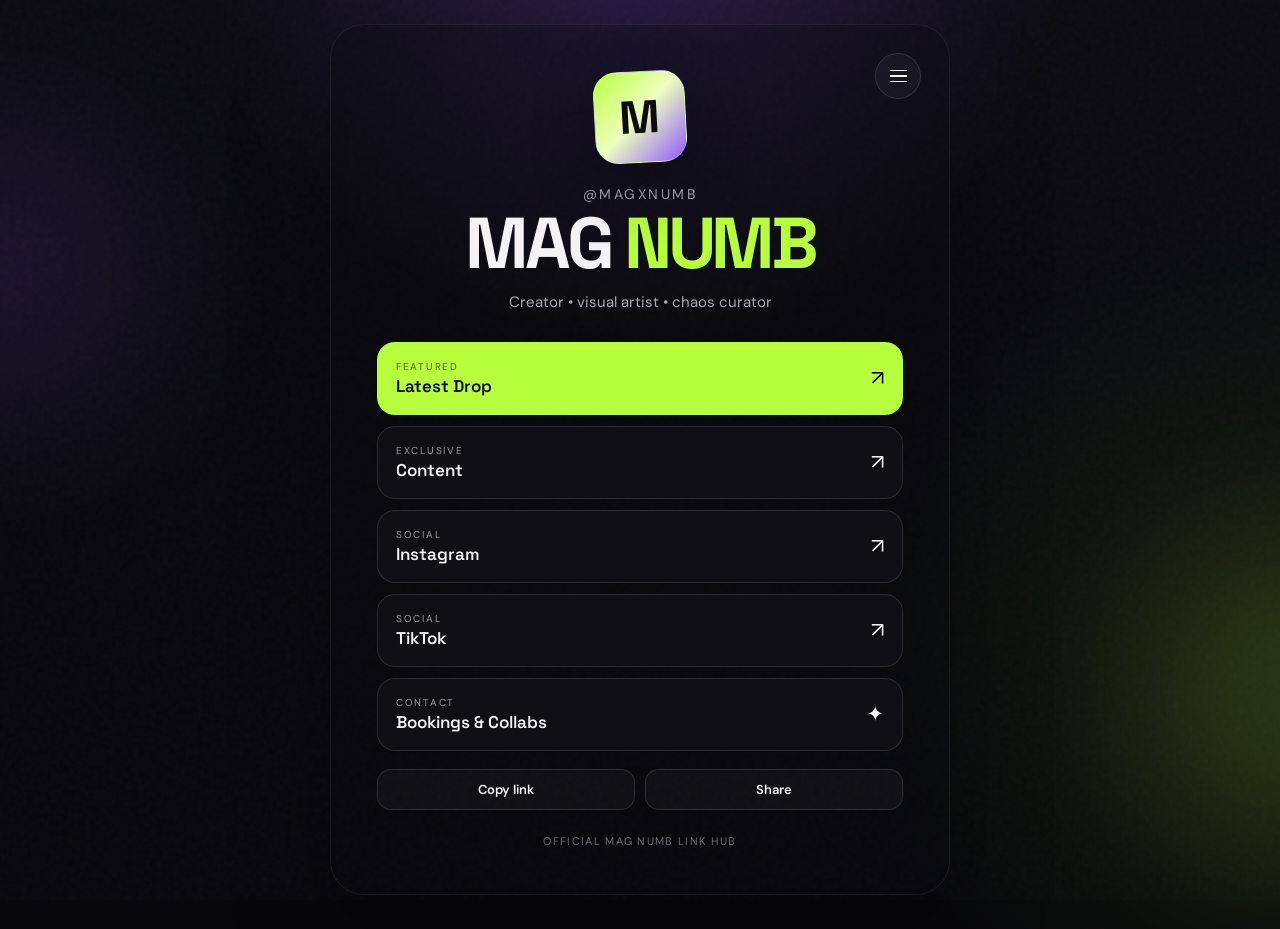
<file: index.html>
<!doctype html>
<html lang="en">
<head>
  <meta charset="utf-8" />
  <meta name="viewport" content="width=device-width, initial-scale=1, viewport-fit=cover" />
  <meta name="theme-color" content="#0a0a0d" />
  <meta name="description" content="Official links for MAG NUMB / magxnumb." />
  <title>MAG NUMB — magxnumb</title>
  <link rel="preconnect" href="https://fonts.googleapis.com">
  <link rel="preconnect" href="https://fonts.gstatic.com" crossorigin>
  <link href="https://fonts.googleapis.com/css2?family=DM+Sans:wght@400;500;600;700&family=Space+Grotesk:wght@500;600;700&display=swap" rel="stylesheet">
  <link rel="stylesheet" href="style.css" />
  <link rel="manifest" href="manifest.webmanifest" />
</head>
<body>
  <div class="noise" aria-hidden="true"></div>
  <div class="glow glow-one" aria-hidden="true"></div>
  <div class="glow glow-two" aria-hidden="true"></div>

  <main class="shell">
    <section class="profile">
      <button class="menu-button" id="menuButton" aria-label="Open menu" aria-expanded="false">
        <span></span><span></span><span></span>
      </button>

      <div class="mark" aria-hidden="true">M</div>

      <p class="eyebrow">@magxnumb</p>
      <h1>MAG <span>NUMB</span></h1>
      <p class="bio">Creator • visual artist • chaos curator</p>

      <div class="link-stack">
        <a class="link-card primary" href="#" data-edit-link="featured">
          <div>
            <small>FEATURED</small>
            <strong>Latest Drop</strong>
          </div>
          <span class="arrow">↗</span>
        </a>

        <a class="link-card" href="#" data-edit-link="content">
          <div>
            <small>EXCLUSIVE</small>
            <strong>Content</strong>
          </div>
          <span class="arrow">↗</span>
        </a>

        <a class="link-card" href="#" data-edit-link="instagram">
          <div>
            <small>SOCIAL</small>
            <strong>Instagram</strong>
          </div>
          <span class="arrow">↗</span>
        </a>

        <a class="link-card" href="#" data-edit-link="tiktok">
          <div>
            <small>SOCIAL</small>
            <strong>TikTok</strong>
          </div>
          <span class="arrow">↗</span>
        </a>

        <a class="link-card" href="mailto:hello@example.com">
          <div>
            <small>CONTACT</small>
            <strong>Bookings & Collabs</strong>
          </div>
          <span class="arrow">✦</span>
        </a>
      </div>

      <div class="actions">
        <button id="copyButton" class="action-button">Copy link</button>
        <button id="shareButton" class="action-button">Share</button>
      </div>

      <p class="footer-note">Official MAG NUMB link hub</p>
    </section>
  </main>

  <aside class="drawer" id="drawer" aria-hidden="true">
    <div class="drawer-panel">
      <div class="drawer-head">
        <strong>MAG NUMB</strong>
        <button id="closeDrawer" aria-label="Close menu">×</button>
      </div>

      <button class="drawer-row" id="openExternal">
        <span>Open in external browser</span><span>↗</span>
      </button>
      <button class="drawer-row" id="refreshPage">
        <span>Refresh</span><span>↻</span>
      </button>
      <button class="drawer-row" id="copyDrawer">
        <span>Copy link</span><span>⧉</span>
      </button>
      <button class="drawer-row" id="shareDrawer">
        <span>Share via…</span><span>↗</span>
      </button>
      <a class="drawer-row" href="privacy.html">
        <span>Privacy Policy</span><span>›</span>
      </a>
    </div>
  </aside>

  <div class="toast" id="toast" role="status" aria-live="polite">Link copied</div>

  <script src="script.js"></script>
</body>
</html>
</file>
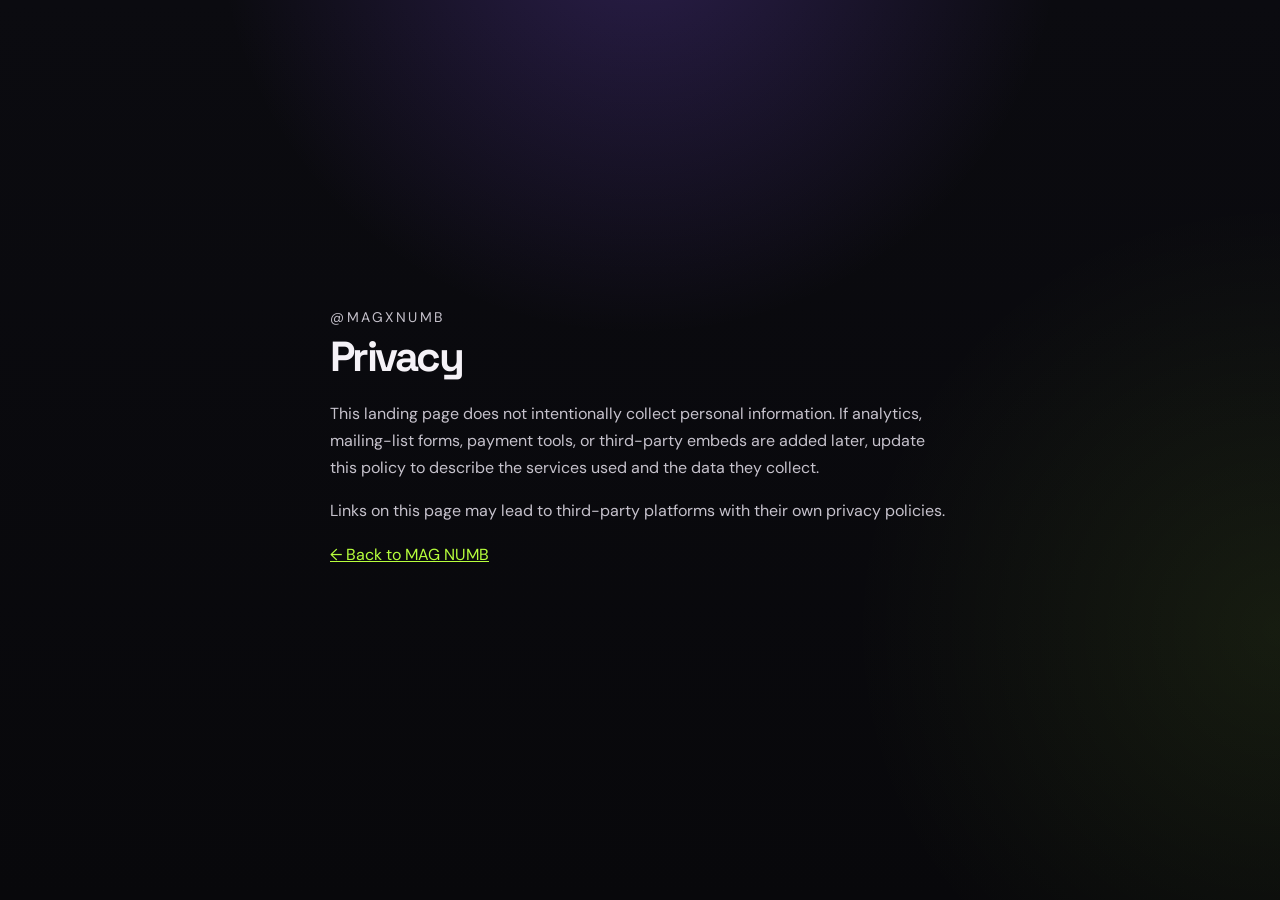
<file: privacy.html>
<!doctype html>
<html lang="en">
<head>
  <meta charset="utf-8">
  <meta name="viewport" content="width=device-width, initial-scale=1">
  <title>Privacy — MAG NUMB</title>
  <link href="https://fonts.googleapis.com/css2?family=DM+Sans:wght@400;600;700&family=Space+Grotesk:wght@600;700&display=swap" rel="stylesheet">
  <link rel="stylesheet" href="style.css">
  <style>
    .legal { text-align:left; max-width:720px; margin:auto; }
    .legal h1 { font-size:42px; margin-bottom:24px; }
    .legal p { color:#c6c2cc; line-height:1.7; }
    .legal a { color:#b7ff3c; }
  </style>
</head>
<body>
  <main class="shell">
    <article class="legal">
      <p class="eyebrow">@magxnumb</p>
      <h1>Privacy</h1>
      <p>This landing page does not intentionally collect personal information. If analytics, mailing-list forms, payment tools, or third-party embeds are added later, update this policy to describe the services used and the data they collect.</p>
      <p>Links on this page may lead to third-party platforms with their own privacy policies.</p>
      <p><a href="index.html">← Back to MAG NUMB</a></p>
    </article>
  </main>
</body>
</html>
</file>
<file: style.css>
:root {
  --bg: #08080b;
  --panel: rgba(18, 18, 24, 0.72);
  --panel-strong: rgba(18, 18, 24, 0.94);
  --line: rgba(255, 255, 255, 0.12);
  --text: #f5f2f7;
  --muted: #aaa6b2;
  --accent: #b7ff3c;
  --accent-2: #8c59ff;
}

* { box-sizing: border-box; }

html, body { min-height: 100%; }

body {
  margin: 0;
  font-family: "DM Sans", system-ui, sans-serif;
  color: var(--text);
  background:
    radial-gradient(circle at 50% -10%, rgba(140, 89, 255, .25), transparent 36%),
    radial-gradient(circle at 100% 70%, rgba(183, 255, 60, .08), transparent 30%),
    linear-gradient(180deg, #0b0b10, var(--bg));
  overflow-x: hidden;
}

body::before {
  content: "";
  position: fixed;
  inset: 0;
  pointer-events: none;
  background:
    linear-gradient(90deg, transparent 49.7%, rgba(255,255,255,.025) 50%, transparent 50.3%),
    linear-gradient(0deg, transparent 49.7%, rgba(255,255,255,.018) 50%, transparent 50.3%);
  background-size: 46px 46px;
  mask-image: linear-gradient(to bottom, black, transparent 80%);
}

.noise {
  position: fixed;
  inset: 0;
  pointer-events: none;
  opacity: .03;
  background-image: url("data:image/svg+xml,%3Csvg viewBox='0 0 180 180' xmlns='http://www.w3.org/2000/svg'%3E%3Cfilter id='n'%3E%3CfeTurbulence type='fractalNoise' baseFrequency='.85' numOctaves='4' stitchTiles='stitch'/%3E%3C/filter%3E%3Crect width='100%25' height='100%25' filter='url(%23n)' opacity='1'/%3E%3C/svg%3E");
}

.glow {
  position: fixed;
  width: 320px;
  height: 320px;
  border-radius: 50%;
  filter: blur(80px);
  opacity: .12;
  pointer-events: none;
}
.glow-one { top: 12%; left: -160px; background: var(--accent-2); }
.glow-two { right: -180px; bottom: 4%; background: var(--accent); }

.shell {
  width: min(100%, 620px);
  min-height: 100svh;
  margin: auto;
  padding: max(24px, env(safe-area-inset-top)) 20px max(34px, env(safe-area-inset-bottom));
  display: grid;
  align-items: center;
}

.profile {
  position: relative;
  width: 100%;
  text-align: center;
}

.menu-button {
  position: absolute;
  right: 0;
  top: 0;
  width: 46px;
  height: 46px;
  border: 1px solid var(--line);
  border-radius: 50%;
  background: rgba(255,255,255,.035);
  backdrop-filter: blur(10px);
  display: grid;
  place-content: center;
  gap: 4px;
  cursor: pointer;
}

.menu-button span {
  width: 17px;
  height: 1.5px;
  background: var(--text);
  display: block;
}

.mark {
  width: 92px;
  height: 92px;
  margin: 0 auto 22px;
  border: 1px solid rgba(255,255,255,.18);
  border-radius: 24px;
  display: grid;
  place-items: center;
  font: 700 46px/1 "Space Grotesk", sans-serif;
  color: #0c0c0f;
  background:
    linear-gradient(135deg, var(--accent), #efffbf 48%, var(--accent-2));
  box-shadow: 0 20px 60px rgba(0,0,0,.35);
  transform: rotate(-3deg);
}

.eyebrow {
  margin: 0 0 8px;
  color: var(--muted);
  font-size: 14px;
  letter-spacing: .18em;
  text-transform: uppercase;
}

h1 {
  margin: 0;
  font: 700 clamp(42px, 11vw, 72px)/.9 "Space Grotesk", sans-serif;
  letter-spacing: -.06em;
}
h1 span { color: var(--accent); }

.bio {
  margin: 16px 0 30px;
  color: var(--muted);
  font-size: 15px;
}

.link-stack {
  display: grid;
  gap: 11px;
  text-align: left;
}

.link-card {
  color: var(--text);
  text-decoration: none;
  border: 1px solid var(--line);
  background: var(--panel);
  backdrop-filter: blur(16px);
  border-radius: 18px;
  padding: 17px 18px;
  display: flex;
  align-items: center;
  justify-content: space-between;
  transition: transform .18s ease, border-color .18s ease, background .18s ease;
}

.link-card:hover {
  transform: translateY(-2px);
  border-color: rgba(255,255,255,.28);
  background: rgba(28,28,36,.84);
}

.link-card.primary {
  background: var(--accent);
  color: #0a0a0c;
  border-color: transparent;
}

.link-card small {
  display: block;
  font-size: 10px;
  letter-spacing: .17em;
  margin-bottom: 3px;
  opacity: .62;
}

.link-card strong {
  font: 600 17px/1.2 "Space Grotesk", sans-serif;
}

.arrow { font-size: 21px; }

.actions {
  display: grid;
  grid-template-columns: 1fr 1fr;
  gap: 10px;
  margin-top: 18px;
}

.action-button {
  border: 1px solid var(--line);
  color: var(--text);
  background: rgba(255,255,255,.035);
  border-radius: 14px;
  padding: 13px 16px;
  font: 600 13px/1 "DM Sans", sans-serif;
  cursor: pointer;
}

.footer-note {
  color: #6f6b77;
  font-size: 11px;
  letter-spacing: .12em;
  text-transform: uppercase;
  margin: 24px 0 0;
}

.drawer {
  position: fixed;
  inset: 0;
  display: flex;
  align-items: flex-end;
  justify-content: center;
  background: rgba(0,0,0,.62);
  backdrop-filter: blur(8px);
  opacity: 0;
  pointer-events: none;
  transition: opacity .2s ease;
  z-index: 20;
}

.drawer.open {
  opacity: 1;
  pointer-events: auto;
}

.drawer-panel {
  width: min(100%, 620px);
  padding: 17px 16px max(20px, env(safe-area-inset-bottom));
  border: 1px solid var(--line);
  border-bottom: 0;
  border-radius: 26px 26px 0 0;
  background: var(--panel-strong);
  transform: translateY(22px);
  transition: transform .22s ease;
}

.drawer.open .drawer-panel { transform: translateY(0); }

.drawer-head {
  display: flex;
  justify-content: space-between;
  align-items: center;
  padding: 5px 4px 14px;
  font-family: "Space Grotesk", sans-serif;
}

.drawer-head button {
  width: 38px;
  height: 38px;
  border: 0;
  border-radius: 50%;
  background: rgba(255,255,255,.08);
  color: var(--text);
  font-size: 25px;
  cursor: pointer;
}

.drawer-row {
  width: 100%;
  display: flex;
  align-items: center;
  justify-content: space-between;
  border: 0;
  border-top: 1px solid var(--line);
  background: transparent;
  color: var(--text);
  padding: 16px 4px;
  text-decoration: none;
  font: 500 15px/1 "DM Sans", sans-serif;
  cursor: pointer;
}

.toast {
  position: fixed;
  left: 50%;
  bottom: max(22px, env(safe-area-inset-bottom));
  transform: translate(-50%, 18px);
  opacity: 0;
  background: #f5f2f7;
  color: #111116;
  padding: 10px 14px;
  border-radius: 999px;
  font-size: 13px;
  font-weight: 600;
  z-index: 50;
  transition: .2s ease;
  pointer-events: none;
}

.toast.show {
  opacity: 1;
  transform: translate(-50%, 0);
}

@media (min-width: 700px) {
  .shell { padding-inline: 0; }
  .profile {
    border: 1px solid rgba(255,255,255,.07);
    background: rgba(10,10,14,.34);
    border-radius: 34px;
    padding: 46px;
    box-shadow: 0 40px 100px rgba(0,0,0,.32);
  }
  .menu-button { right: 28px; top: 28px; }
}
</file>
